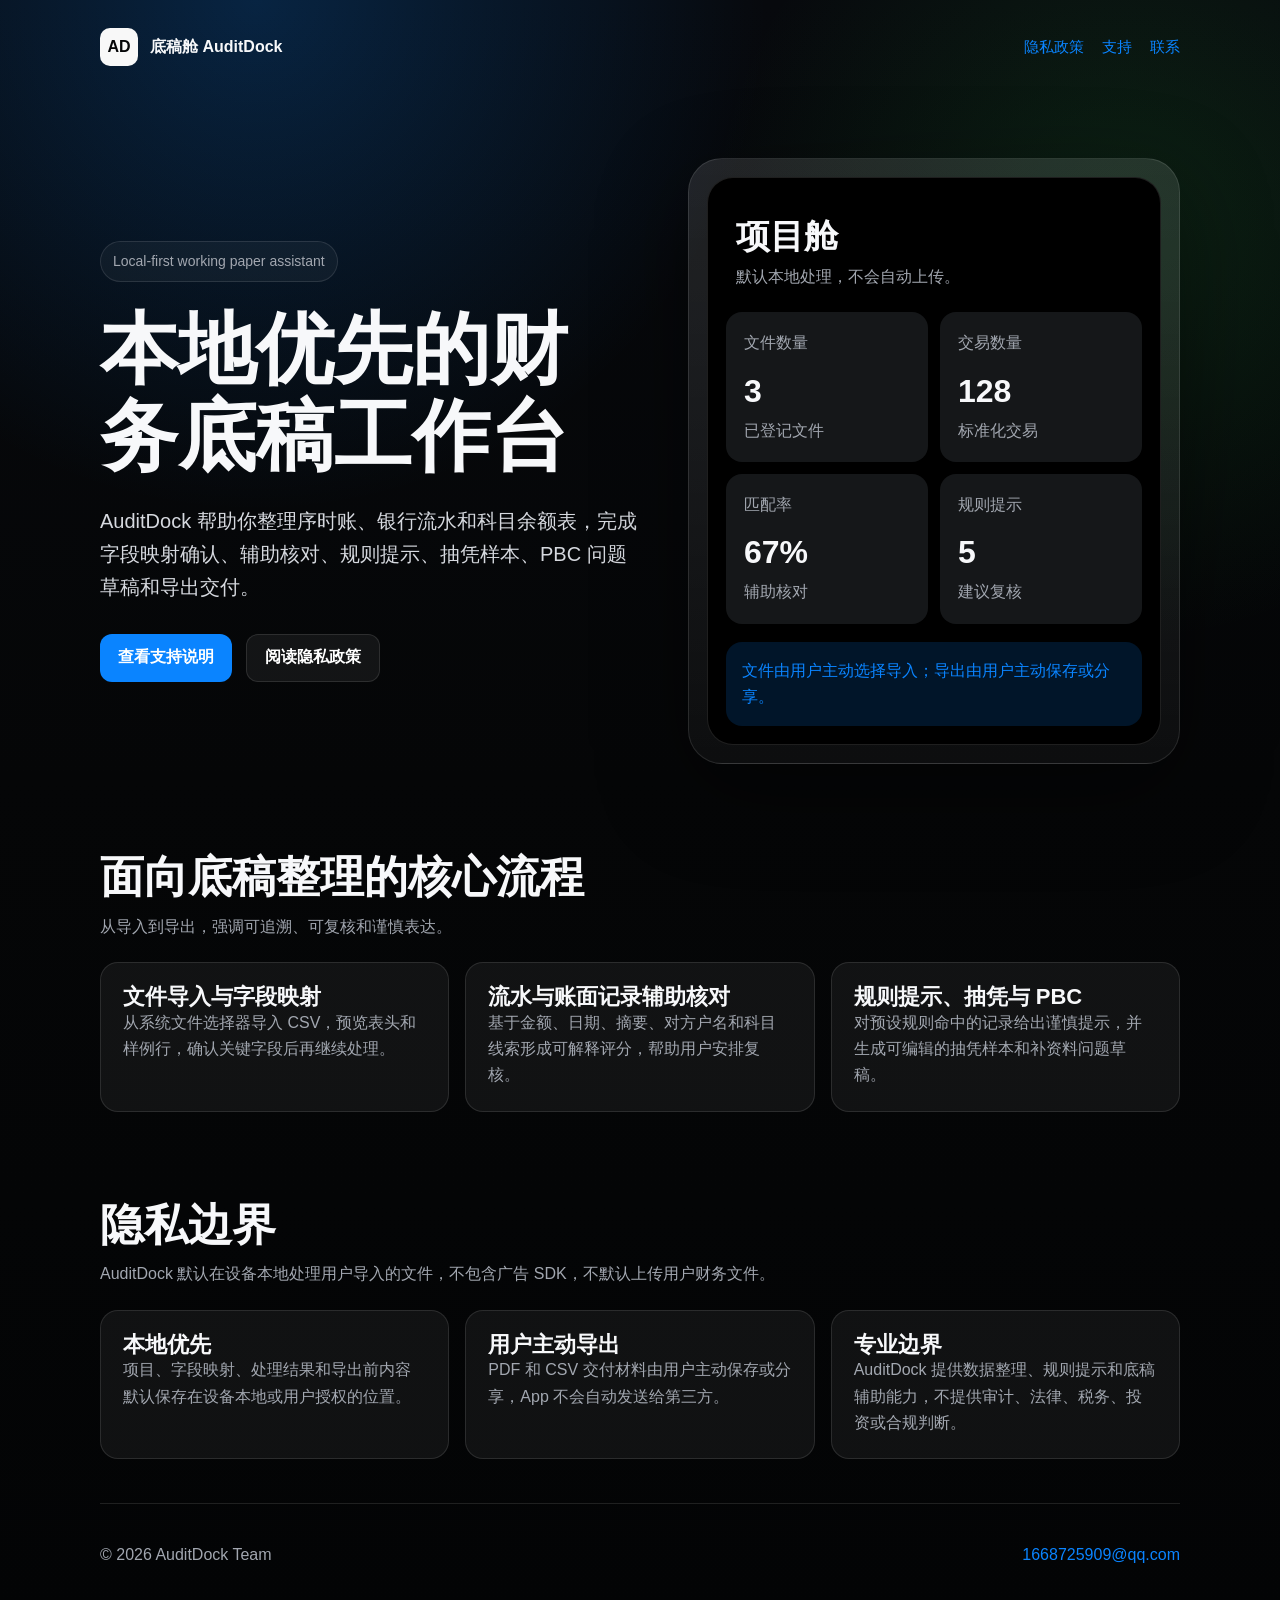
<file: index.html>
<!doctype html>
<html lang="zh-Hans">
<head>
  <meta charset="utf-8">
  <meta name="viewport" content="width=device-width, initial-scale=1">
  <title>底稿舱 AuditDock</title>
  <meta name="description" content="底稿舱 AuditDock 是本地优先的财务底稿工作台，帮助整理表格、确认字段映射、辅助流水核对、生成复核提示和导出交付材料。">
  <link rel="stylesheet" href="styles.css">
</head>
<body>
  <header class="site-header">
    <a class="brand" href="index.html" aria-label="AuditDock home">
      <span class="brand-mark">AD</span>
      <span>底稿舱 AuditDock</span>
    </a>
    <nav class="nav" aria-label="Primary navigation">
      <a href="privacy.html">隐私政策</a>
      <a href="support.html">支持</a>
      <a href="mailto:1668725909@qq.com">联系</a>
    </nav>
  </header>

  <main>
    <section class="hero">
      <div>
        <span class="eyebrow">Local-first working paper assistant</span>
        <h1>本地优先的财务底稿工作台</h1>
        <p class="lead">AuditDock 帮助你整理序时账、银行流水和科目余额表，完成字段映射确认、辅助核对、规则提示、抽凭样本、PBC 问题草稿和导出交付。</p>
        <div class="actions">
          <a class="button" href="support.html">查看支持说明</a>
          <a class="button secondary" href="privacy.html">阅读隐私政策</a>
        </div>
      </div>
      <div class="phone-card" aria-label="AuditDock product preview">
        <div class="phone-screen">
          <div class="screen-top">
            <div class="screen-title">项目舱</div>
            <p>默认本地处理，不会自动上传。</p>
          </div>
          <div class="metric-grid">
            <div class="metric"><p>文件数量</p><strong>3</strong><p>已登记文件</p></div>
            <div class="metric"><p>交易数量</p><strong>128</strong><p>标准化交易</p></div>
            <div class="metric"><p>匹配率</p><strong>67%</strong><p>辅助核对</p></div>
            <div class="metric"><p>规则提示</p><strong>5</strong><p>建议复核</p></div>
          </div>
          <div class="notice">文件由用户主动选择导入；导出由用户主动保存或分享。</div>
        </div>
      </div>
    </section>

    <section class="section">
      <div class="section-header">
        <h2>面向底稿整理的核心流程</h2>
        <p>从导入到导出，强调可追溯、可复核和谨慎表达。</p>
      </div>
      <div class="grid">
        <article class="card">
          <h3>文件导入与字段映射</h3>
          <p>从系统文件选择器导入 CSV，预览表头和样例行，确认关键字段后再继续处理。</p>
        </article>
        <article class="card">
          <h3>流水与账面记录辅助核对</h3>
          <p>基于金额、日期、摘要、对方户名和科目线索形成可解释评分，帮助用户安排复核。</p>
        </article>
        <article class="card">
          <h3>规则提示、抽凭与 PBC</h3>
          <p>对预设规则命中的记录给出谨慎提示，并生成可编辑的抽凭样本和补资料问题草稿。</p>
        </article>
      </div>
    </section>

    <section class="section">
      <div class="section-header">
        <h2>隐私边界</h2>
        <p>AuditDock 默认在设备本地处理用户导入的文件，不包含广告 SDK，不默认上传用户财务文件。</p>
      </div>
      <div class="grid">
        <article class="card">
          <h3>本地优先</h3>
          <p>项目、字段映射、处理结果和导出前内容默认保存在设备本地或用户授权的位置。</p>
        </article>
        <article class="card">
          <h3>用户主动导出</h3>
          <p>PDF 和 CSV 交付材料由用户主动保存或分享，App 不会自动发送给第三方。</p>
        </article>
        <article class="card">
          <h3>专业边界</h3>
          <p>AuditDock 提供数据整理、规则提示和底稿辅助能力，不提供审计、法律、税务、投资或合规判断。</p>
        </article>
      </div>
    </section>
  </main>

  <footer class="site-footer">
    <span>&copy; 2026 AuditDock Team</span>
    <span><a href="mailto:1668725909@qq.com">1668725909@qq.com</a></span>
  </footer>
</body>
</html>
</file>
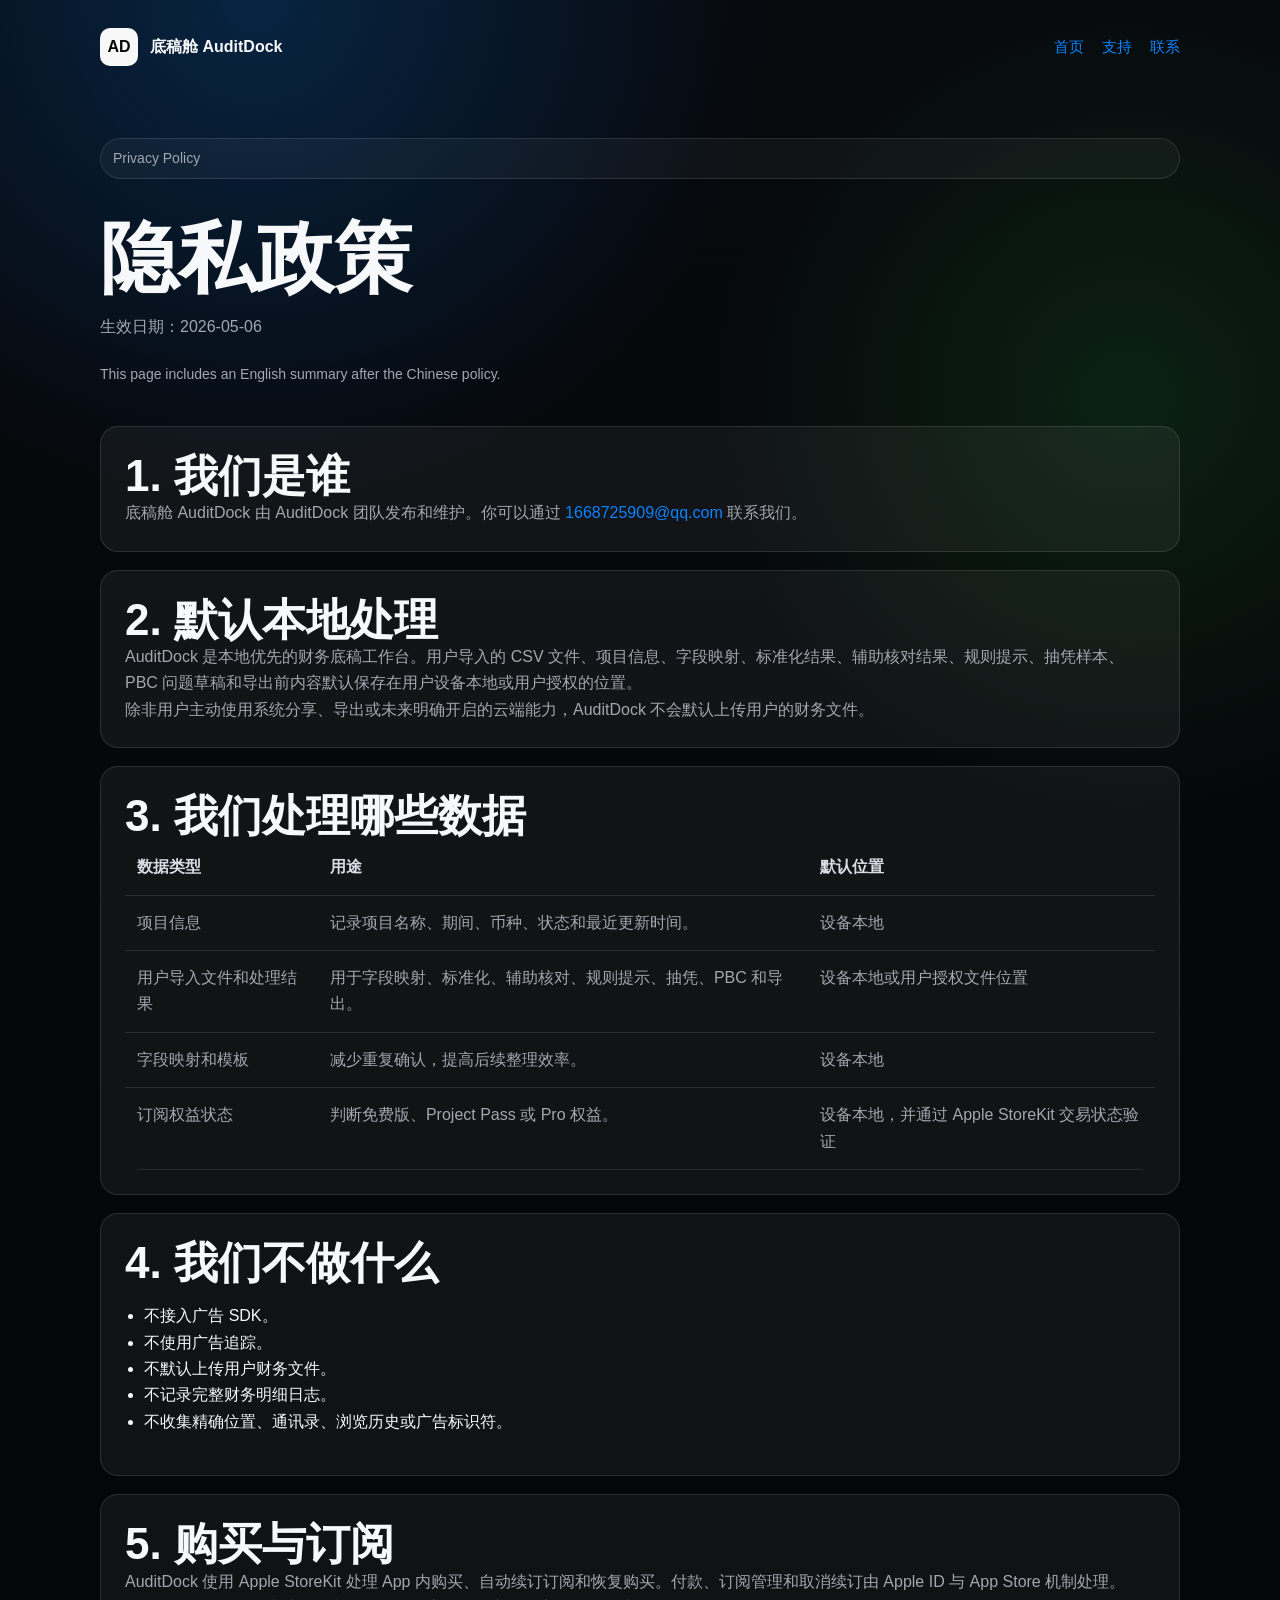
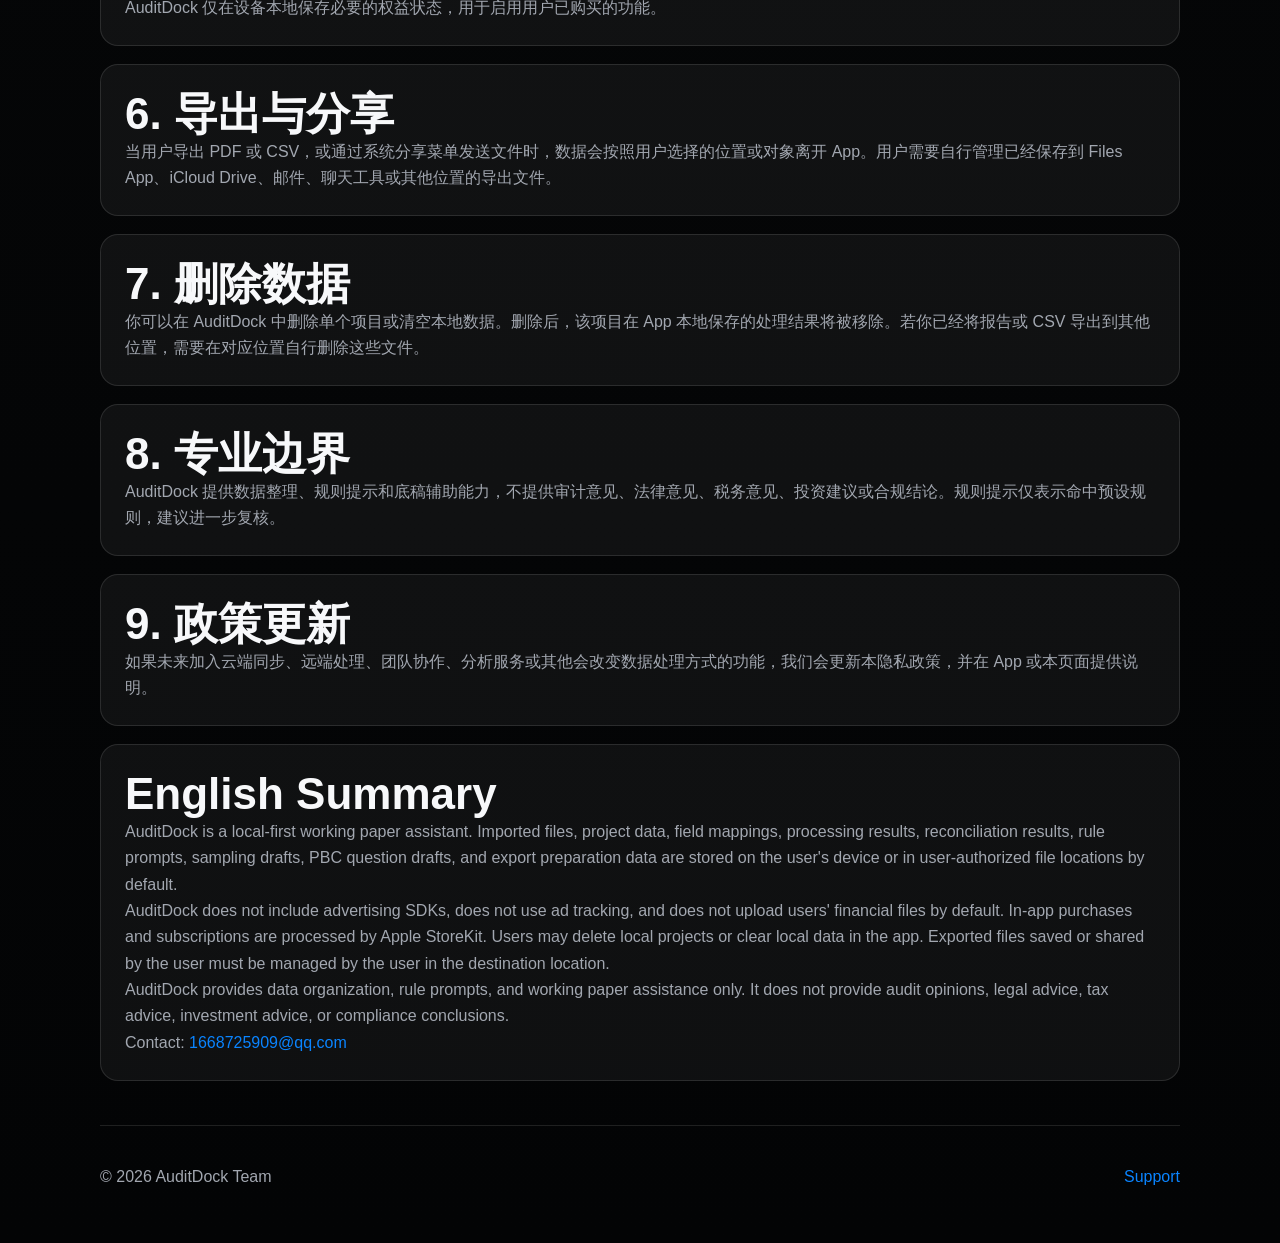
<file: privacy.html>
<!doctype html>
<html lang="zh-Hans">
<head>
  <meta charset="utf-8">
  <meta name="viewport" content="width=device-width, initial-scale=1">
  <title>隐私政策 - 底稿舱 AuditDock</title>
  <meta name="description" content="底稿舱 AuditDock 隐私政策。">
  <link rel="stylesheet" href="styles.css">
</head>
<body>
  <header class="site-header">
    <a class="brand" href="index.html">
      <span class="brand-mark">AD</span>
      <span>底稿舱 AuditDock</span>
    </a>
    <nav class="nav" aria-label="Primary navigation">
      <a href="index.html">首页</a>
      <a href="support.html">支持</a>
      <a href="mailto:1668725909@qq.com">联系</a>
    </nav>
  </header>

  <main class="section legal">
    <div class="section-header">
      <span class="eyebrow">Privacy Policy</span>
      <h1>隐私政策</h1>
      <p>生效日期：2026-05-06</p>
      <p class="language-note">This page includes an English summary after the Chinese policy.</p>
    </div>

    <section class="legal-card">
      <h2>1. 我们是谁</h2>
      <p>底稿舱 AuditDock 由 AuditDock 团队发布和维护。你可以通过 <a href="mailto:1668725909@qq.com">1668725909@qq.com</a> 联系我们。</p>
    </section>

    <section class="legal-card">
      <h2>2. 默认本地处理</h2>
      <p>AuditDock 是本地优先的财务底稿工作台。用户导入的 CSV 文件、项目信息、字段映射、标准化结果、辅助核对结果、规则提示、抽凭样本、PBC 问题草稿和导出前内容默认保存在用户设备本地或用户授权的位置。</p>
      <p>除非用户主动使用系统分享、导出或未来明确开启的云端能力，AuditDock 不会默认上传用户的财务文件。</p>
    </section>

    <section class="legal-card">
      <h2>3. 我们处理哪些数据</h2>
      <table class="table">
        <thead>
          <tr><th>数据类型</th><th>用途</th><th>默认位置</th></tr>
        </thead>
        <tbody>
          <tr><td>项目信息</td><td>记录项目名称、期间、币种、状态和最近更新时间。</td><td>设备本地</td></tr>
          <tr><td>用户导入文件和处理结果</td><td>用于字段映射、标准化、辅助核对、规则提示、抽凭、PBC 和导出。</td><td>设备本地或用户授权文件位置</td></tr>
          <tr><td>字段映射和模板</td><td>减少重复确认，提高后续整理效率。</td><td>设备本地</td></tr>
          <tr><td>订阅权益状态</td><td>判断免费版、Project Pass 或 Pro 权益。</td><td>设备本地，并通过 Apple StoreKit 交易状态验证</td></tr>
        </tbody>
      </table>
    </section>

    <section class="legal-card">
      <h2>4. 我们不做什么</h2>
      <ul>
        <li>不接入广告 SDK。</li>
        <li>不使用广告追踪。</li>
        <li>不默认上传用户财务文件。</li>
        <li>不记录完整财务明细日志。</li>
        <li>不收集精确位置、通讯录、浏览历史或广告标识符。</li>
      </ul>
    </section>

    <section class="legal-card">
      <h2>5. 购买与订阅</h2>
      <p>AuditDock 使用 Apple StoreKit 处理 App 内购买、自动续订订阅和恢复购买。付款、订阅管理和取消续订由 Apple ID 与 App Store 机制处理。AuditDock 仅在设备本地保存必要的权益状态，用于启用用户已购买的功能。</p>
    </section>

    <section class="legal-card">
      <h2>6. 导出与分享</h2>
      <p>当用户导出 PDF 或 CSV，或通过系统分享菜单发送文件时，数据会按照用户选择的位置或对象离开 App。用户需要自行管理已经保存到 Files App、iCloud Drive、邮件、聊天工具或其他位置的导出文件。</p>
    </section>

    <section class="legal-card">
      <h2>7. 删除数据</h2>
      <p>你可以在 AuditDock 中删除单个项目或清空本地数据。删除后，该项目在 App 本地保存的处理结果将被移除。若你已经将报告或 CSV 导出到其他位置，需要在对应位置自行删除这些文件。</p>
    </section>

    <section class="legal-card">
      <h2>8. 专业边界</h2>
      <p>AuditDock 提供数据整理、规则提示和底稿辅助能力，不提供审计意见、法律意见、税务意见、投资建议或合规结论。规则提示仅表示命中预设规则，建议进一步复核。</p>
    </section>

    <section class="legal-card">
      <h2>9. 政策更新</h2>
      <p>如果未来加入云端同步、远端处理、团队协作、分析服务或其他会改变数据处理方式的功能，我们会更新本隐私政策，并在 App 或本页面提供说明。</p>
    </section>

    <section class="legal-card">
      <h2>English Summary</h2>
      <p>AuditDock is a local-first working paper assistant. Imported files, project data, field mappings, processing results, reconciliation results, rule prompts, sampling drafts, PBC question drafts, and export preparation data are stored on the user's device or in user-authorized file locations by default.</p>
      <p>AuditDock does not include advertising SDKs, does not use ad tracking, and does not upload users' financial files by default. In-app purchases and subscriptions are processed by Apple StoreKit. Users may delete local projects or clear local data in the app. Exported files saved or shared by the user must be managed by the user in the destination location.</p>
      <p>AuditDock provides data organization, rule prompts, and working paper assistance only. It does not provide audit opinions, legal advice, tax advice, investment advice, or compliance conclusions.</p>
      <p>Contact: <a href="mailto:1668725909@qq.com">1668725909@qq.com</a></p>
    </section>
  </main>

  <footer class="site-footer">
    <span>&copy; 2026 AuditDock Team</span>
    <span><a href="support.html">Support</a></span>
  </footer>
</body>
</html>
</file>
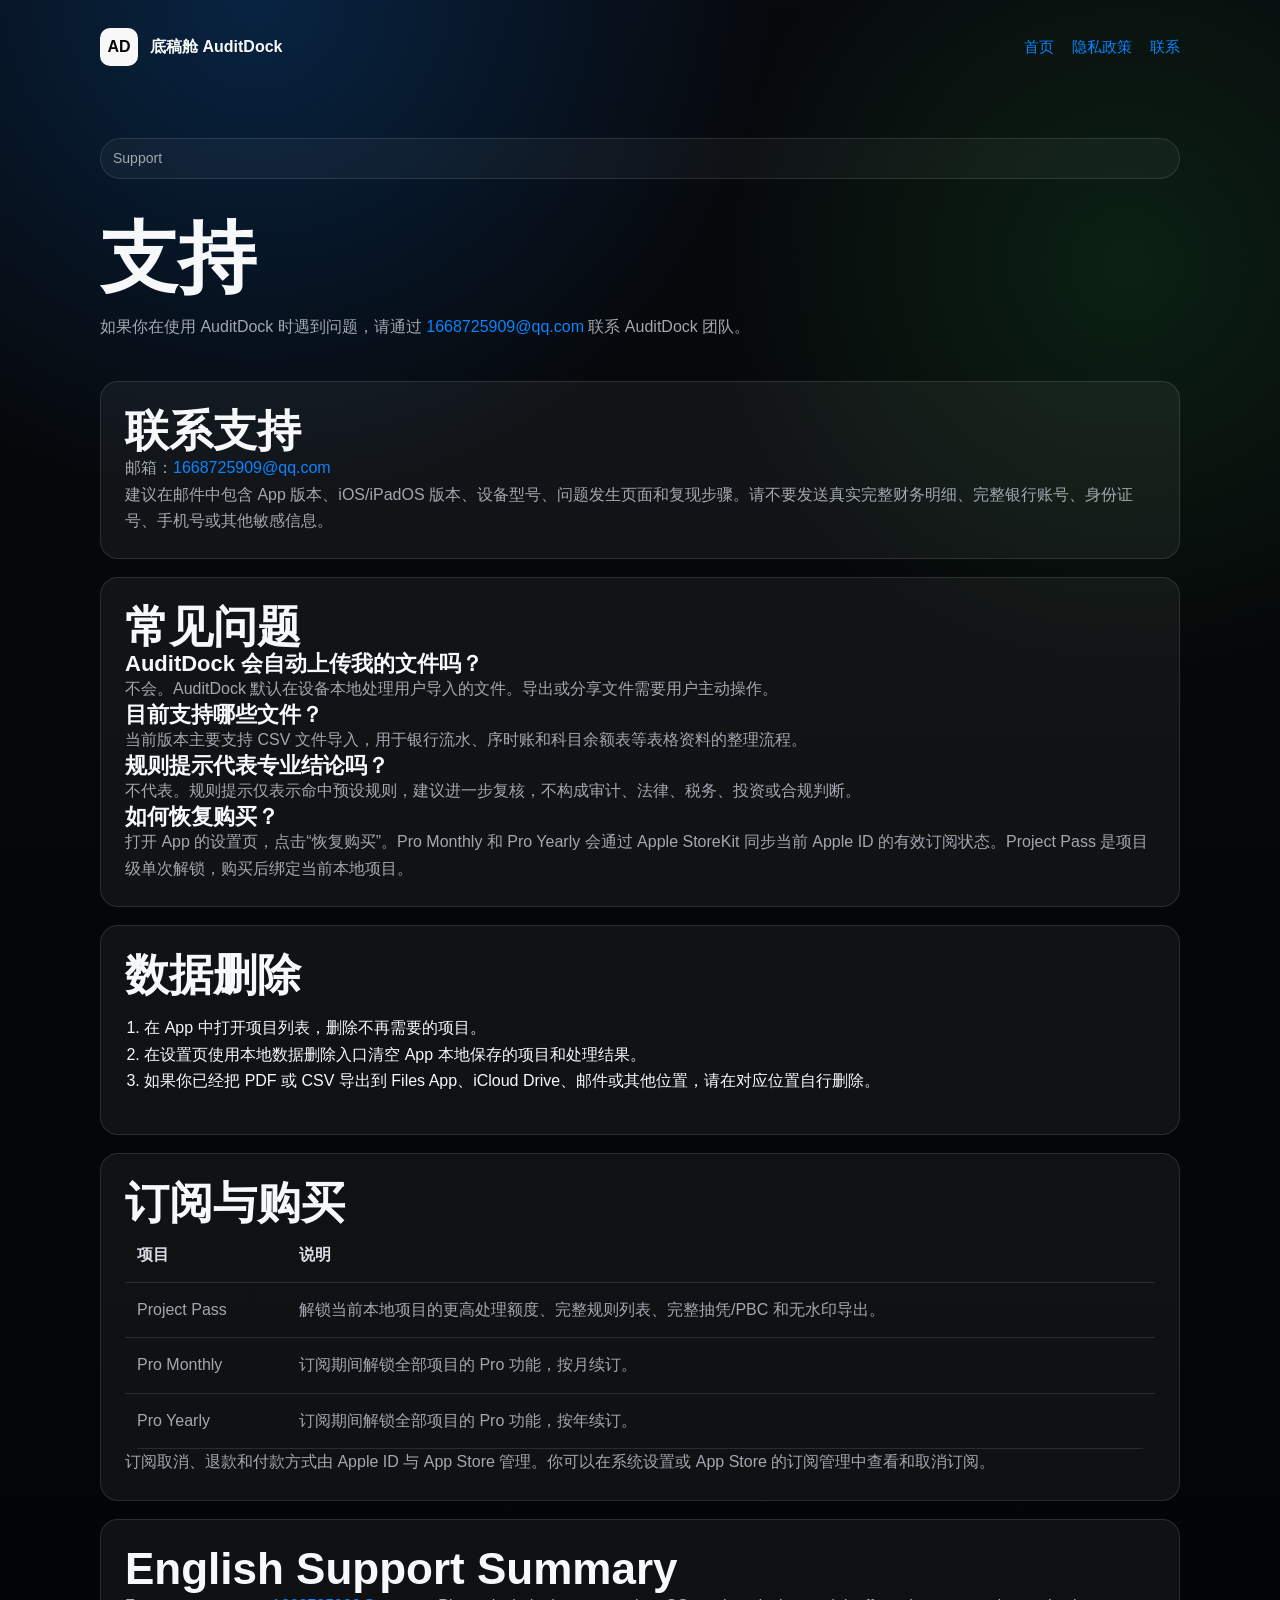
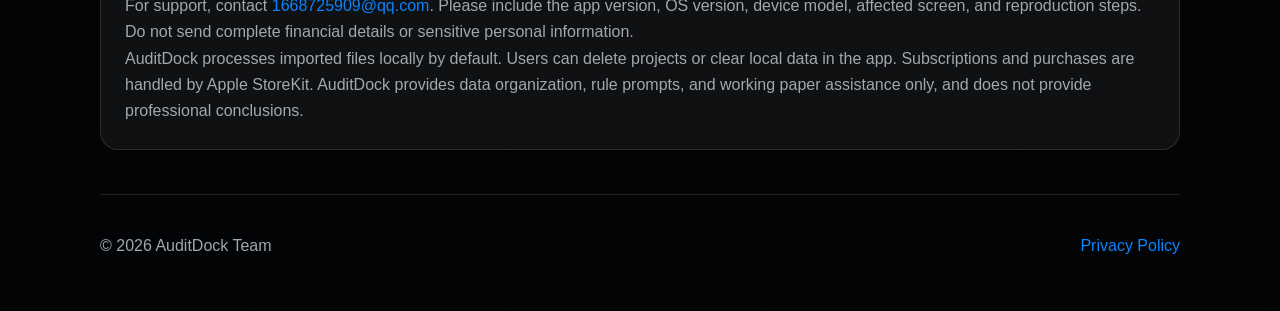
<file: support.html>
<!doctype html>
<html lang="zh-Hans">
<head>
  <meta charset="utf-8">
  <meta name="viewport" content="width=device-width, initial-scale=1">
  <title>支持 - 底稿舱 AuditDock</title>
  <meta name="description" content="底稿舱 AuditDock 支持、FAQ、数据删除和订阅恢复说明。">
  <link rel="stylesheet" href="styles.css">
</head>
<body>
  <header class="site-header">
    <a class="brand" href="index.html">
      <span class="brand-mark">AD</span>
      <span>底稿舱 AuditDock</span>
    </a>
    <nav class="nav" aria-label="Primary navigation">
      <a href="index.html">首页</a>
      <a href="privacy.html">隐私政策</a>
      <a href="mailto:1668725909@qq.com">联系</a>
    </nav>
  </header>

  <main class="section legal">
    <div class="section-header">
      <span class="eyebrow">Support</span>
      <h1>支持</h1>
      <p>如果你在使用 AuditDock 时遇到问题，请通过 <a href="mailto:1668725909@qq.com">1668725909@qq.com</a> 联系 AuditDock 团队。</p>
    </div>

    <section class="legal-card">
      <h2>联系支持</h2>
      <p>邮箱：<a href="mailto:1668725909@qq.com">1668725909@qq.com</a></p>
      <p>建议在邮件中包含 App 版本、iOS/iPadOS 版本、设备型号、问题发生页面和复现步骤。请不要发送真实完整财务明细、完整银行账号、身份证号、手机号或其他敏感信息。</p>
    </section>

    <section class="legal-card">
      <h2>常见问题</h2>
      <h3>AuditDock 会自动上传我的文件吗？</h3>
      <p>不会。AuditDock 默认在设备本地处理用户导入的文件。导出或分享文件需要用户主动操作。</p>
      <h3>目前支持哪些文件？</h3>
      <p>当前版本主要支持 CSV 文件导入，用于银行流水、序时账和科目余额表等表格资料的整理流程。</p>
      <h3>规则提示代表专业结论吗？</h3>
      <p>不代表。规则提示仅表示命中预设规则，建议进一步复核，不构成审计、法律、税务、投资或合规判断。</p>
      <h3>如何恢复购买？</h3>
      <p>打开 App 的设置页，点击“恢复购买”。Pro Monthly 和 Pro Yearly 会通过 Apple StoreKit 同步当前 Apple ID 的有效订阅状态。Project Pass 是项目级单次解锁，购买后绑定当前本地项目。</p>
    </section>

    <section class="legal-card">
      <h2>数据删除</h2>
      <ol>
        <li>在 App 中打开项目列表，删除不再需要的项目。</li>
        <li>在设置页使用本地数据删除入口清空 App 本地保存的项目和处理结果。</li>
        <li>如果你已经把 PDF 或 CSV 导出到 Files App、iCloud Drive、邮件或其他位置，请在对应位置自行删除。</li>
      </ol>
    </section>

    <section class="legal-card">
      <h2>订阅与购买</h2>
      <table class="table">
        <thead>
          <tr><th>项目</th><th>说明</th></tr>
        </thead>
        <tbody>
          <tr><td>Project Pass</td><td>解锁当前本地项目的更高处理额度、完整规则列表、完整抽凭/PBC 和无水印导出。</td></tr>
          <tr><td>Pro Monthly</td><td>订阅期间解锁全部项目的 Pro 功能，按月续订。</td></tr>
          <tr><td>Pro Yearly</td><td>订阅期间解锁全部项目的 Pro 功能，按年续订。</td></tr>
        </tbody>
      </table>
      <p>订阅取消、退款和付款方式由 Apple ID 与 App Store 管理。你可以在系统设置或 App Store 的订阅管理中查看和取消订阅。</p>
    </section>

    <section class="legal-card">
      <h2>English Support Summary</h2>
      <p>For support, contact <a href="mailto:1668725909@qq.com">1668725909@qq.com</a>. Please include the app version, OS version, device model, affected screen, and reproduction steps. Do not send complete financial details or sensitive personal information.</p>
      <p>AuditDock processes imported files locally by default. Users can delete projects or clear local data in the app. Subscriptions and purchases are handled by Apple StoreKit. AuditDock provides data organization, rule prompts, and working paper assistance only, and does not provide professional conclusions.</p>
    </section>
  </main>

  <footer class="site-footer">
    <span>&copy; 2026 AuditDock Team</span>
    <span><a href="privacy.html">Privacy Policy</a></span>
  </footer>
</body>
</html>
</file>
<file: styles.css>
:root {
  color-scheme: dark;
  --bg: #050607;
  --panel: #151719;
  --panel-2: #1f2226;
  --text: #f7f8fa;
  --muted: #a2a7b0;
  --line: rgba(255, 255, 255, 0.11);
  --blue: #0a84ff;
  --blue-soft: rgba(10, 132, 255, 0.16);
  --green: #32d74b;
  --max: 1080px;
}

* {
  box-sizing: border-box;
}

html {
  background: var(--bg);
}

body {
  margin: 0;
  min-height: 100vh;
  font-family: -apple-system, BlinkMacSystemFont, "SF Pro Text", "PingFang SC", "Hiragino Sans GB", "Microsoft YaHei", sans-serif;
  color: var(--text);
  background:
    radial-gradient(circle at 20% 0%, rgba(10, 132, 255, 0.22), transparent 32rem),
    radial-gradient(circle at 88% 14%, rgba(50, 215, 75, 0.12), transparent 26rem),
    linear-gradient(180deg, #07090d 0%, #050607 48%, #030405 100%);
  line-height: 1.65;
}

a {
  color: var(--blue);
  text-decoration: none;
}

a:hover {
  text-decoration: underline;
}

.site-header,
.site-footer,
.section,
.hero {
  width: min(var(--max), calc(100vw - 40px));
  margin: 0 auto;
}

.site-header {
  display: flex;
  align-items: center;
  justify-content: space-between;
  gap: 20px;
  padding: 28px 0;
}

.brand {
  display: inline-flex;
  align-items: center;
  gap: 12px;
  color: var(--text);
  font-weight: 700;
}

.brand-mark {
  display: grid;
  place-items: center;
  width: 38px;
  height: 38px;
  border-radius: 10px;
  background: #f8f8f8;
  color: #050607;
  font-weight: 800;
}

.nav {
  display: flex;
  align-items: center;
  gap: 18px;
  flex-wrap: wrap;
  color: var(--muted);
  font-size: 15px;
}

.hero {
  min-height: 58vh;
  display: grid;
  grid-template-columns: minmax(0, 1.05fr) minmax(300px, 0.95fr);
  gap: 44px;
  align-items: center;
  padding: 64px 0 44px;
}

.eyebrow {
  display: inline-flex;
  align-items: center;
  gap: 8px;
  padding: 8px 12px;
  border: 1px solid var(--line);
  border-radius: 999px;
  color: var(--muted);
  background: rgba(255, 255, 255, 0.04);
  font-size: 14px;
}

h1,
h2,
h3 {
  margin: 0;
  line-height: 1.12;
  letter-spacing: 0;
}

h1 {
  margin-top: 24px;
  font-size: clamp(44px, 7vw, 78px);
}

h2 {
  font-size: clamp(30px, 4vw, 44px);
}

h3 {
  font-size: 22px;
}

p {
  margin: 0;
  color: var(--muted);
}

.lead {
  max-width: 680px;
  margin-top: 24px;
  color: #d6d9df;
  font-size: 20px;
}

.actions {
  display: flex;
  gap: 14px;
  flex-wrap: wrap;
  margin-top: 30px;
}

.button {
  display: inline-flex;
  align-items: center;
  justify-content: center;
  min-height: 48px;
  padding: 0 18px;
  border-radius: 12px;
  background: var(--blue);
  color: #fff;
  font-weight: 700;
}

.button.secondary {
  border: 1px solid var(--line);
  background: rgba(255, 255, 255, 0.06);
}

.phone-card {
  border: 1px solid var(--line);
  border-radius: 34px;
  background: linear-gradient(180deg, rgba(255, 255, 255, 0.11), rgba(255, 255, 255, 0.035));
  box-shadow: 0 28px 90px rgba(0, 0, 0, 0.45);
  padding: 18px;
}

.phone-screen {
  border-radius: 26px;
  background: #000;
  overflow: hidden;
  border: 1px solid rgba(255, 255, 255, 0.12);
}

.screen-top {
  padding: 30px 28px 22px;
}

.screen-title {
  font-size: 34px;
  font-weight: 800;
}

.metric-grid {
  display: grid;
  grid-template-columns: 1fr 1fr;
  gap: 12px;
  padding: 0 18px 18px;
}

.metric {
  min-height: 118px;
  border-radius: 16px;
  background: var(--panel);
  padding: 18px;
}

.metric strong {
  display: block;
  margin-top: 8px;
  font-size: 32px;
}

.notice {
  margin: 0 18px 18px;
  padding: 16px;
  border-radius: 16px;
  color: var(--blue);
  background: var(--blue-soft);
}

.section {
  padding: 44px 0;
}

.section-header {
  display: grid;
  gap: 12px;
  margin-bottom: 22px;
}

.grid {
  display: grid;
  grid-template-columns: repeat(3, minmax(0, 1fr));
  gap: 16px;
}

.card {
  border: 1px solid var(--line);
  border-radius: 18px;
  background: rgba(255, 255, 255, 0.055);
  padding: 22px;
}

.card p,
.card li {
  color: var(--muted);
}

.card ul,
.legal ul,
.legal ol {
  padding-left: 1.2rem;
}

.legal {
  display: grid;
  gap: 18px;
}

.legal-card {
  border: 1px solid var(--line);
  border-radius: 18px;
  background: rgba(255, 255, 255, 0.05);
  padding: 24px;
}

.table {
  width: 100%;
  border-collapse: collapse;
  overflow: hidden;
  border-radius: 16px;
}

.table th,
.table td {
  border-bottom: 1px solid var(--line);
  padding: 14px 12px;
  text-align: left;
  vertical-align: top;
}

.table th {
  color: #d9dde5;
  font-weight: 700;
}

.table td {
  color: var(--muted);
}

.site-footer {
  display: flex;
  justify-content: space-between;
  gap: 18px;
  padding: 38px 0 52px;
  border-top: 1px solid var(--line);
  color: var(--muted);
  flex-wrap: wrap;
}

.language-note {
  margin-top: 10px;
  font-size: 14px;
}

@media (max-width: 820px) {
  .site-header {
    align-items: flex-start;
    flex-direction: column;
  }

  .hero {
    grid-template-columns: 1fr;
    padding-top: 28px;
  }

  .grid {
    grid-template-columns: 1fr;
  }

  h1 {
    font-size: 44px;
  }
}
</file>
